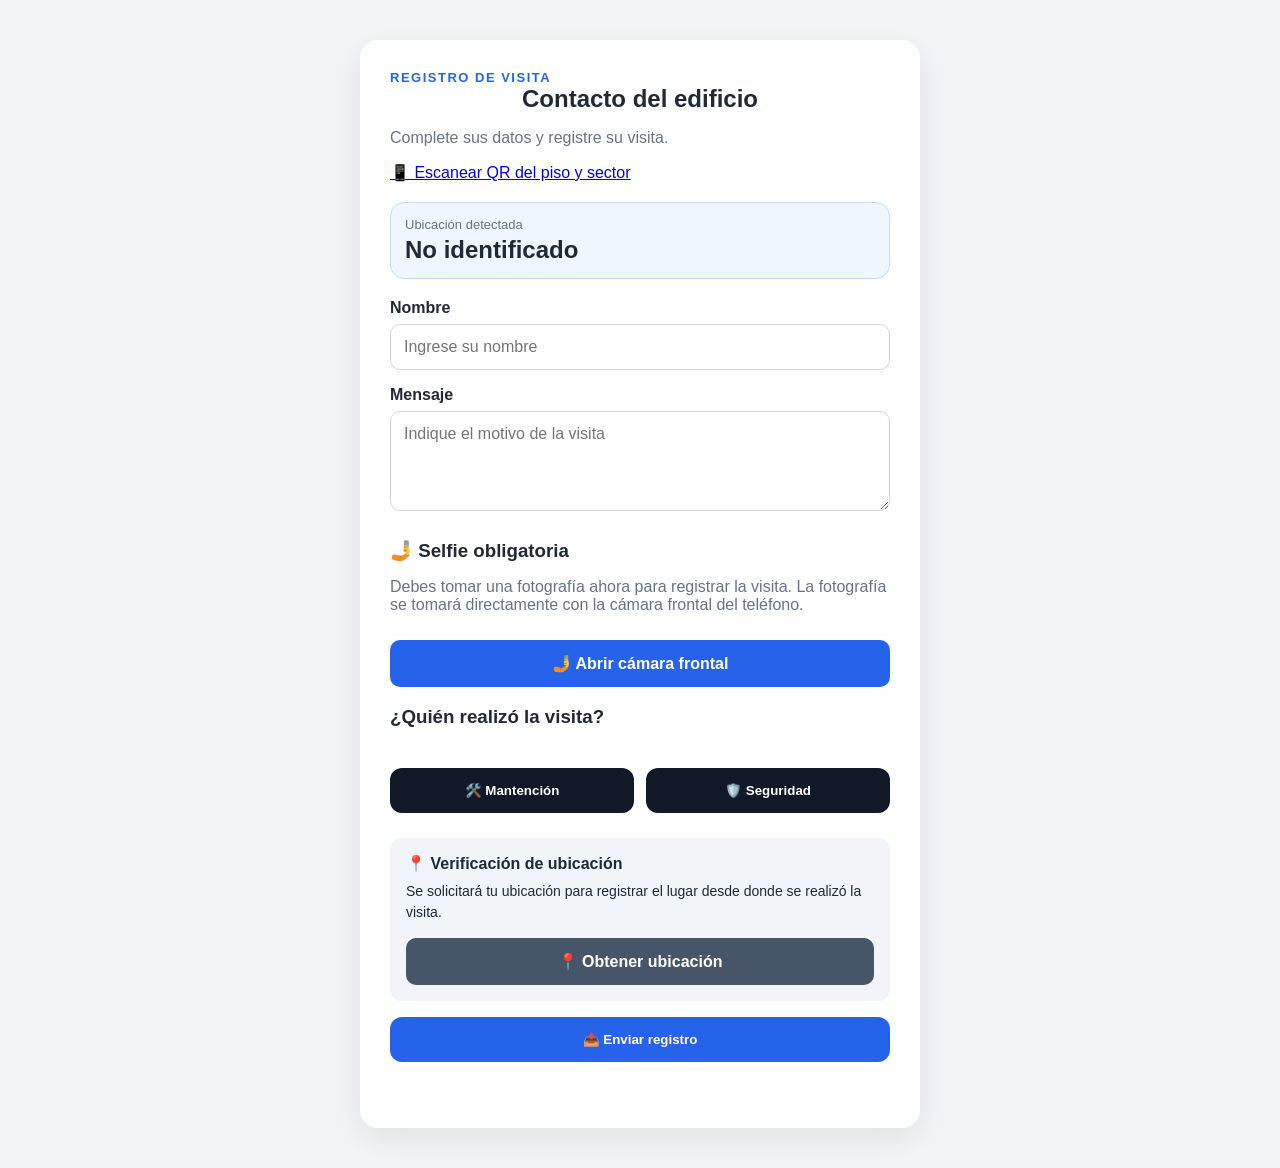
<file: index.html>
<!DOCTYPE html>
<html lang="es">

<head>

    <meta charset="UTF-8">

    <meta
        name="viewport"
        content="width=device-width, initial-scale=1.0"
    >

    <meta
        name="description"
        content="Registro de visitas del edificio"
    >

    <title>Registro de visita</title>

    <link
        rel="stylesheet"
        href="./css/styles.css"
    >

    <link rel="manifest" href="./manifest.webmanifest">
</head>


<body>


<main class="container">

    <section class="card">


        <!-- ==========================================
             ENCABEZADO
        =========================================== -->

        <div class="brand">
            REGISTRO DE VISITA
        </div>


        <h1>
            Contacto del edificio
        </h1>


        <p class="subtitle">
            Complete sus datos y registre su visita.
        </p>


        <!-- ==========================================
             BOTÓN ESCANEAR QR
        =========================================== -->

        <a
            href="./escanear-qr.html"
            class="scanner-button"
        >
            📱 Escanear QR del piso y sector
        </a>


        <!-- ==========================================
             UBICACIÓN DETECTADA
        =========================================== -->

        <div class="floor-box">

            <span>
                Ubicación detectada
            </span>

            <strong id="pisoLabel">
                Cargando...
            </strong>

        </div>


        <!-- ==========================================
             FORMULARIO
        =========================================== -->

        <form id="visitForm">


            <!-- ======================================
                 NOMBRE
            ======================================= -->

            <label for="nombre">
                Nombre
            </label>

            <input
                id="nombre"
                type="text"
                required
                autocomplete="name"
                placeholder="Ingrese su nombre"
            >


            <!-- ======================================
                 MENSAJE
            ======================================= -->

            <label for="mensaje">
                Mensaje
            </label>

            <textarea
                id="mensaje"
                rows="4"
                required
                placeholder="Indique el motivo de la visita"
            ></textarea>


            <!-- ==========================================
                 CÁMARA / SELFIE
            =========================================== -->

            <div class="camera-section">


                <h3>
                    🤳 Selfie obligatoria
                </h3>


                <p class="hint">

                    Debes tomar una fotografía ahora para
                    registrar la visita.

                    La fotografía se tomará directamente
                    con la cámara frontal del teléfono.

                </p>


                <!-- ABRIR CÁMARA -->

                <button
                    type="button"
                    id="openCameraBtn"
                    class="camera-button"
                >
                    🤳 Abrir cámara frontal
                </button>


                <!-- CONTENEDOR DE CÁMARA -->

                <div
                    id="cameraContainer"
                    class="camera-container hidden"
                >


                    <video
                        id="camera"
                        autoplay
                        playsinline
                    ></video>


                    <button
                        type="button"
                        id="takePhotoBtn"
                        class="take-photo-button"
                    >
                        📸 Tomar selfie
                    </button>


                </div>


                <!-- CANVAS OCULTO -->

                <canvas
                    id="canvas"
                    class="hidden"
                ></canvas>


                <!-- PREVISUALIZACIÓN -->

                <div
                    id="previewWrap"
                    class="preview hidden"
                >


                    <p class="photo-ok">
                        ✅ Selfie capturada correctamente
                    </p>


                    <img
                        id="preview"
                        alt="Selfie capturada"
                    >


                    <button
                        type="button"
                        id="retakePhotoBtn"
                        class="retake-button"
                    >
                        🔄 Tomar otra selfie
                    </button>


                </div>


            </div>


            <!-- ==========================================
                 TIPO DE VISITA
            =========================================== -->

            <h3>
                ¿Quién realizó la visita?
            </h3>


            <div class="staff-grid">


                <button
                    type="button"
                    class="staff"
                    data-tipo="Mantención"
                >
                    🛠️ Mantención
                </button>


                <button
                    type="button"
                    class="staff"
                    data-tipo="Seguridad"
                >
                    🛡️ Seguridad
                </button>


            </div>


            <!-- ==========================================
                 UBICACIÓN GPS
            =========================================== -->

            <div class="location-box">


                <strong>
                    📍 Verificación de ubicación
                </strong>


                <p id="locationStatus">

                    Se solicitará tu ubicación para
                    registrar el lugar desde donde se
                    realizó la visita.

                </p>


                <button
                    type="button"
                    id="locationBtn"
                    class="location-button"
                >
                    📍 Obtener ubicación
                </button>


            </div>


            <!-- ==========================================
                 CAMPOS OCULTOS
            =========================================== -->


            <input
                type="hidden"
                id="latitud"
                name="latitud"
            >


            <input
                type="hidden"
                id="longitud"
                name="longitud"
            >


            <input
                type="hidden"
                id="accuracy"
                name="accuracy"
            >


            <input
                type="hidden"
                id="tipo"
                name="tipo"
            >


            <!-- ==========================================
                 PISO
            =========================================== -->

            <input
                type="hidden"
                id="piso"
                name="piso"
            >


            <!-- ==========================================
                 SECTOR
            =========================================== -->

            <input
                type="hidden"
                id="sector"
                name="sector"
            >


            <!-- ==========================================
                 BOTÓN ENVIAR
            =========================================== -->

            <button
                id="sendBtn"
                class="send"
                type="submit"
            >
                📤 Enviar registro
            </button>


            <!-- ==========================================
                 ESTADO
            =========================================== -->

            <div
                id="status"
                class="status"
                aria-live="polite"
            ></div>


        </form>


    </section>


</main>


<!-- ==========================================
     JAVASCRIPT
=========================================== -->

<script src="./js/config.js"></script>

<script src="./js/app.js"></script>


    <script src="./js/mobile.js"></script>
</body>

</html>
</file>
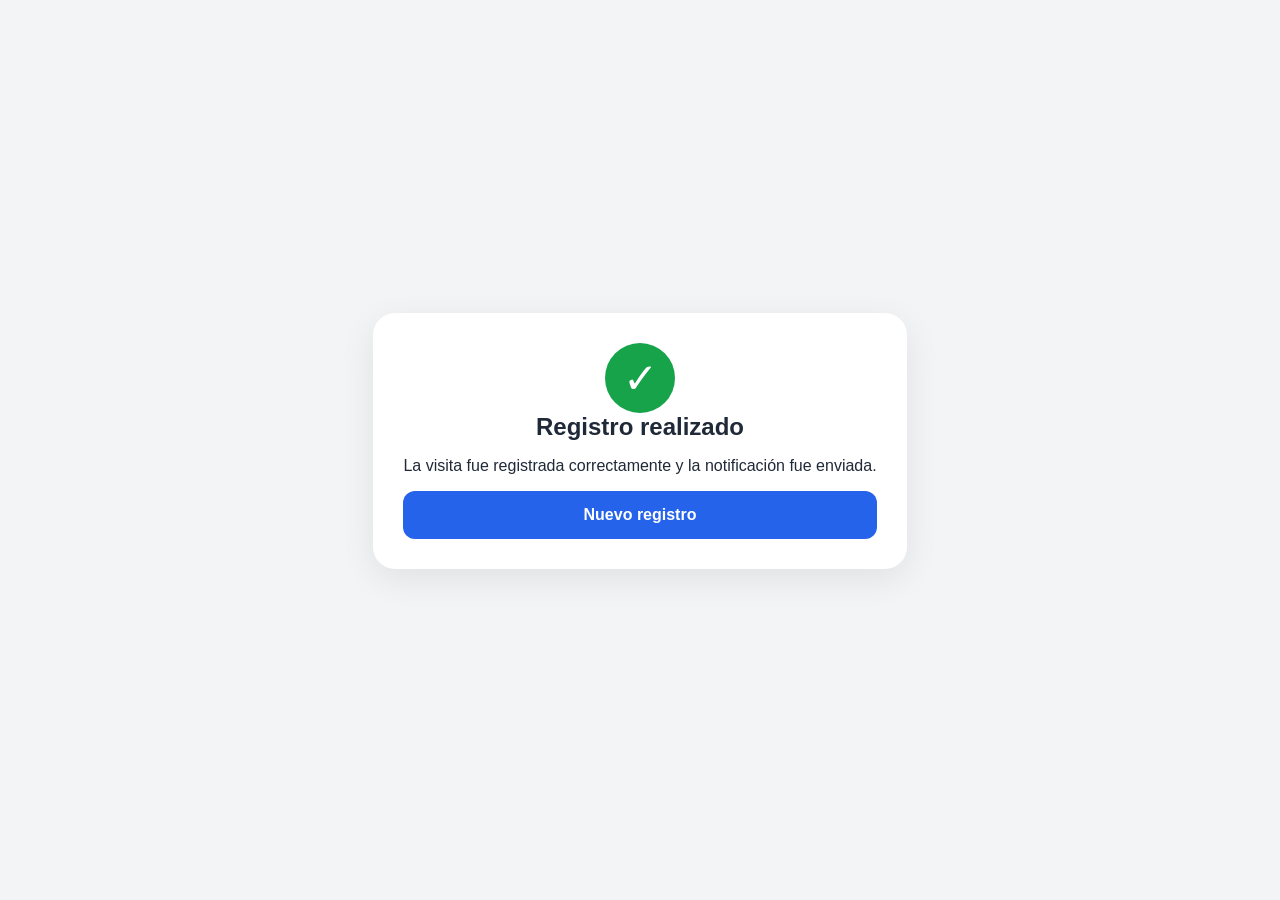
<file: gracias.html>
<!doctype html>
<html lang="es">
<head>
<meta charset="utf-8">
<meta name="viewport" content="width=device-width,initial-scale=1">
<title>Registro realizado</title>
<link rel="stylesheet" href="./css/styles.css">
    <link rel="manifest" href="./manifest.webmanifest">
</head>
<body>
<main class="container">
<section class="card success">
<div class="check">✓</div>
<h1>Registro realizado</h1>
<p>La visita fue registrada correctamente y la notificación fue enviada.</p>
<a href="./index.html" class="send link">Nuevo registro</a>
</section>
</main>
    <script src="./js/mobile.js"></script>
</body>
</html>
</file>
<file: css/styles.css>
*{box-sizing:border-box}
html,body{height:100%}
body{margin:0;font-family:Arial,Helvetica,sans-serif;background:#eef2f6;color:#17202a}
.container{min-height:100vh;min-height:100dvh;display:flex;align-items:center;justify-content:center;padding:40px 20px}
.card{width:min(100%,560px);background:#fff;border-radius:22px;padding:28px;box-shadow:0 12px 35px #0002}
.brand{font-size:13px;font-weight:800;letter-spacing:1.5px;color:#2563eb}
h1{margin:8px 0}
.subtitle,.hint{color:#64748b}
.floor-box{background:#eff6ff;border:1px solid #bfdbfe;border-radius:14px;padding:14px;margin:20px 0}
.floor-box span{display:block;font-size:13px;color:#64748b}
.floor-box strong{display:block;font-size:24px;margin-top:4px}
label{display:block;font-weight:700;margin:15px 0 7px}
input,textarea{width:100%;padding:13px;border:1px solid #cbd5e1;border-radius:11px;font:inherit}
textarea{resize:vertical}
.staff-grid{display:grid;grid-template-columns:1fr 1fr;gap:12px}
.staff,.send{border:0;border-radius:12px;padding:15px;font-weight:800;cursor:pointer}
.staff{background:#111827;color:#fff}
.staff.selected{outline:4px solid #93c5fd}
.send{width:100%;margin-top:16px;background:#2563eb;color:#fff}
.send:disabled{opacity:.6}
.status{min-height:24px;margin-top:15px;font-weight:700}
.status.error{color:#b91c1c}
.status.loading{color:#2563eb}
.preview{margin-top:12px;text-align:center}
.preview img{max-width:100%;max-height:280px;border-radius:14px}
.hidden{display:none}
.success{text-align:center}
.check{width:70px;height:70px;border-radius:50%;background:#16a34a;color:#fff;font-size:42px;display:inline-flex;align-items:center;justify-content:center}
.link{display:block;text-decoration:none;text-align:center}
@media(max-width:520px){.card{padding:21px}.staff-grid{grid-template-columns:1fr}}

* {
  box-sizing: border-box;
}

body {
  margin: 0;
  min-height: 100vh;
  font-family: Arial, Helvetica, sans-serif;
  background: #f3f4f6;
  color: #1f2937;
}

.page {
  width: min(560px, 92%);
  margin: 40px auto;
}

.card {
  background: #fff;
  padding: 30px;
  border-radius: 18px;
  box-shadow: 0 10px 35px rgba(0,0,0,.08);
}

.icon,
.success {
  width: 58px;
  height: 58px;
  display: grid;
  place-items: center;
  border-radius: 50%;
  margin: 0 auto 18px;
  background: #eef2ff;
  font-size: 28px;
}

.success {
  background: #ecfdf5;
  color: #059669;
  font-weight: bold;
}

h1 {
  margin: 0 0 10px;
  text-align: center;
}

.intro {
  text-align: center;
  color: #6b7280;
  line-height: 1.5;
  margin-bottom: 26px;
}

label {
  display: block;
  margin: 16px 0 7px;
  font-weight: 700;
}

label span {
  color: #6b7280;
  font-weight: normal;
}

input,
textarea {
  width: 100%;
  padding: 13px;
  border: 1px solid #d1d5db;
  border-radius: 10px;
  font: inherit;
  outline: none;
}

input:focus,
textarea:focus {
  border-color: #4f46e5;
}

textarea {
  resize: vertical;
}

button,
.button-link {
  width: 100%;
  display: inline-block;
  margin-top: 22px;
  padding: 14px;
  border: 0;
  border-radius: 10px;
  background: #111827;
  color: white;
  text-align: center;
  text-decoration: none;
  font-weight: 700;
  cursor: pointer;
}

button:disabled {
  opacity: .6;
  cursor: wait;
}

.status {
  min-height: 22px;
  margin: 14px 0 0;
  text-align: center;
  line-height: 1.4;
}

.center p {
  text-align: center;
  line-height: 1.5;
  color: #6b7280;
}

.hidden {
  position: absolute;
  left: -9999px;
  opacity: 0;
}

@media (max-width: 500px) {
  .page {
    margin: 15px auto;
  }

  .card {
    padding: 22px;
  }
}
/* ==========================================================
   CÁMARA
========================================================== */

.camera-section {
    margin-top: 25px;
}

.camera-section h3 {
    margin-bottom: 8px;
}

.camera-container {
    margin-top: 15px;
    width: 100%;
    text-align: center;
}

.camera-container video {
    width: 100%;
    max-width: 600px;
    border-radius: 14px;
    display: block;
    margin: 0 auto 15px;
    background: #000;
}

.camera-button,
.take-photo-button,
.retake-button,
.location-button {
    width: 100%;
    border: none;
    border-radius: 10px;
    padding: 14px;
    font-size: 16px;
    cursor: pointer;
    margin-top: 10px;
}

.camera-button {
    background: #2563eb;
    color: white;
}

.take-photo-button {
    background: #16a34a;
    color: white;
}

.retake-button {
    background: #64748b;
    color: white;
}

.location-button {
    background: #475569;
    color: white;
}

.camera-button:disabled,
.take-photo-button:disabled,
.retake-button:disabled,
.location-button:disabled,
.send:disabled {
    opacity: 0.6;
    cursor: not-allowed;
}


/* ==========================================================
   PREVISUALIZACIÓN
========================================================== */

.preview {
    margin-top: 15px;
    text-align: center;
}

.preview img {
    width: 100%;
    max-width: 600px;
    border-radius: 14px;
    display: block;
    margin: 10px auto;
}

.photo-ok {
    color: #15803d;
    font-weight: bold;
}


/* ==========================================================
   UBICACIÓN
========================================================== */

.location-box {
    margin-top: 25px;
    padding: 16px;
    border-radius: 12px;
    background: #f1f5f9;
}

.location-box strong {
    display: block;
    margin-bottom: 8px;
}

.location-box p {
    margin: 5px 0;
    font-size: 14px;
    line-height: 1.5;
}


/* ==========================================================
   ESTADOS
========================================================== */

.hidden {
    display: none !important;
}

.staff.selected {
    transform: scale(1.02);
    outline: 3px solid #2563eb;
}

/* ==========================================================
   FIX: anular estilo de icono circular sobre .card.success
   (la segunda hoja de estilos redefine .success como icono
   de 58px; esta regla lo revierte para la sección de éxito)
========================================================== */
.card.success{width:auto;height:auto;display:block;border-radius:22px;background:#fff;font-size:inherit;color:inherit;font-weight:inherit}
</file>
